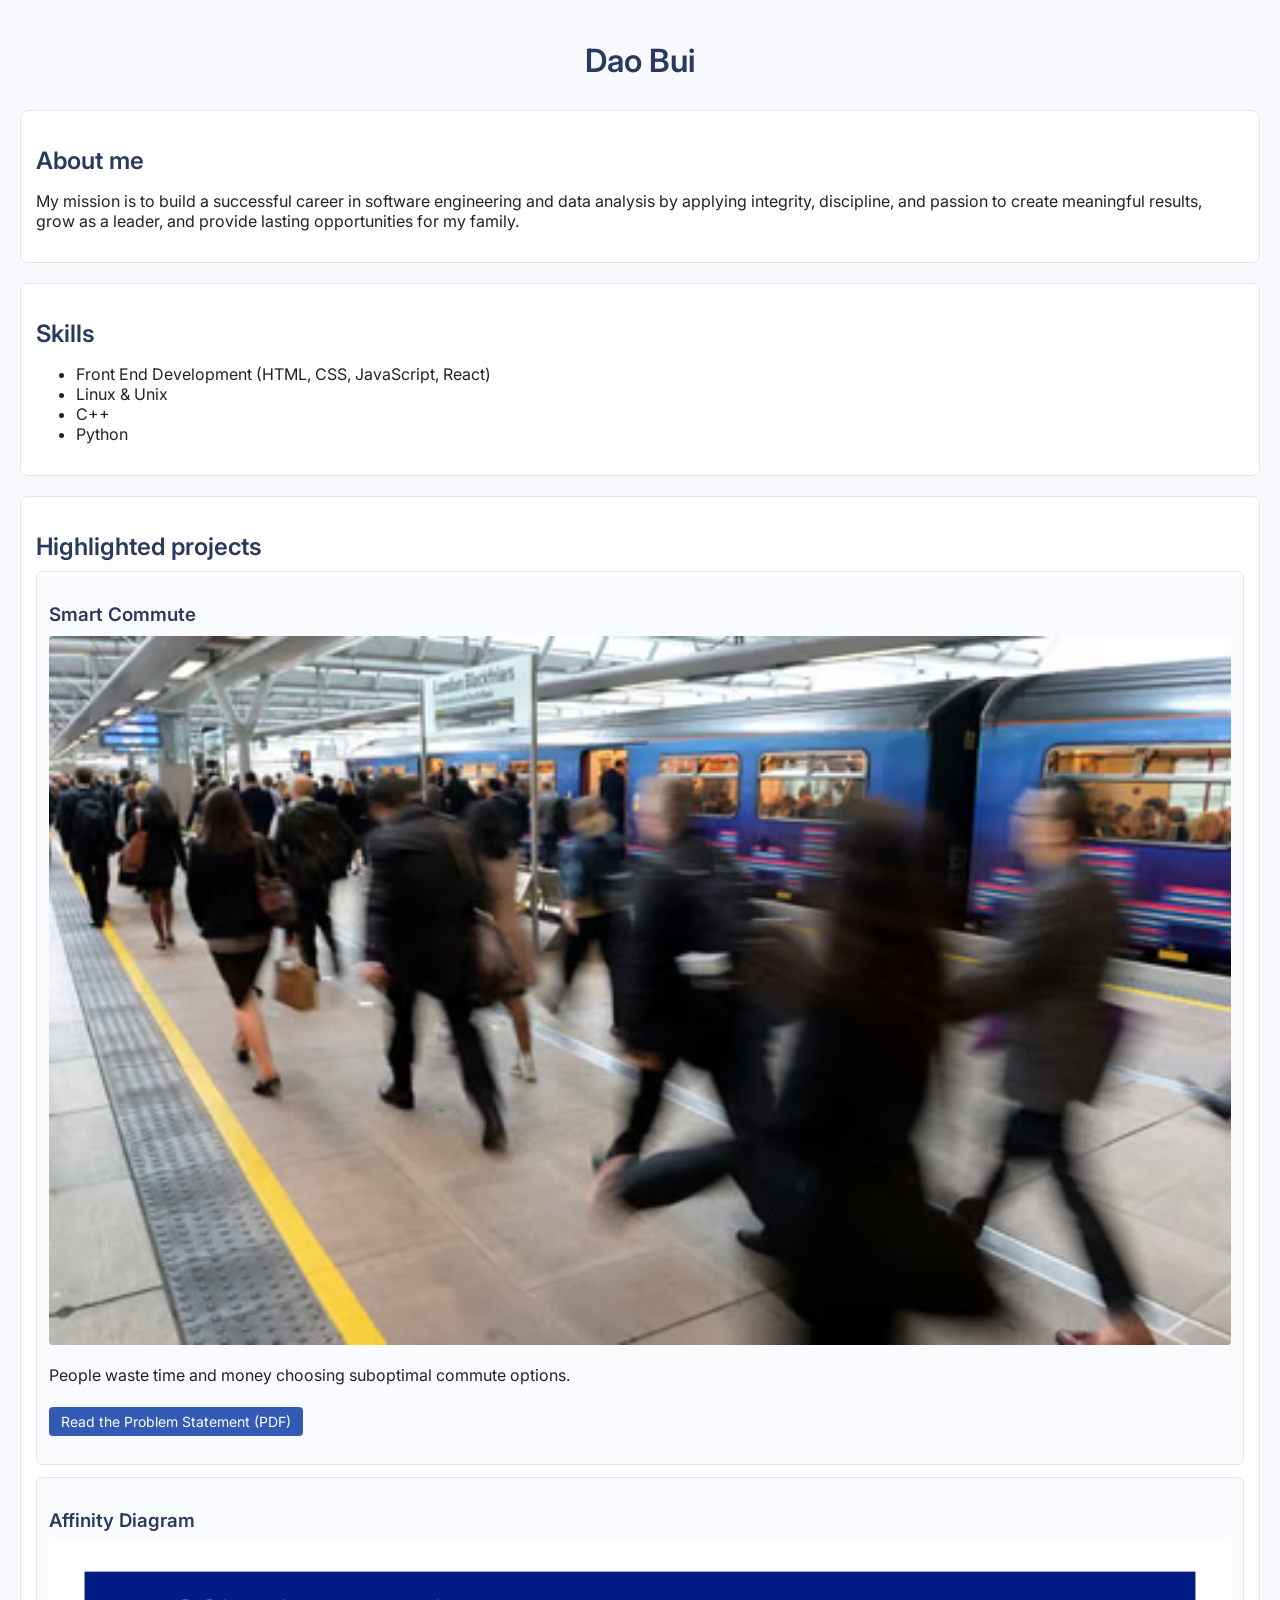
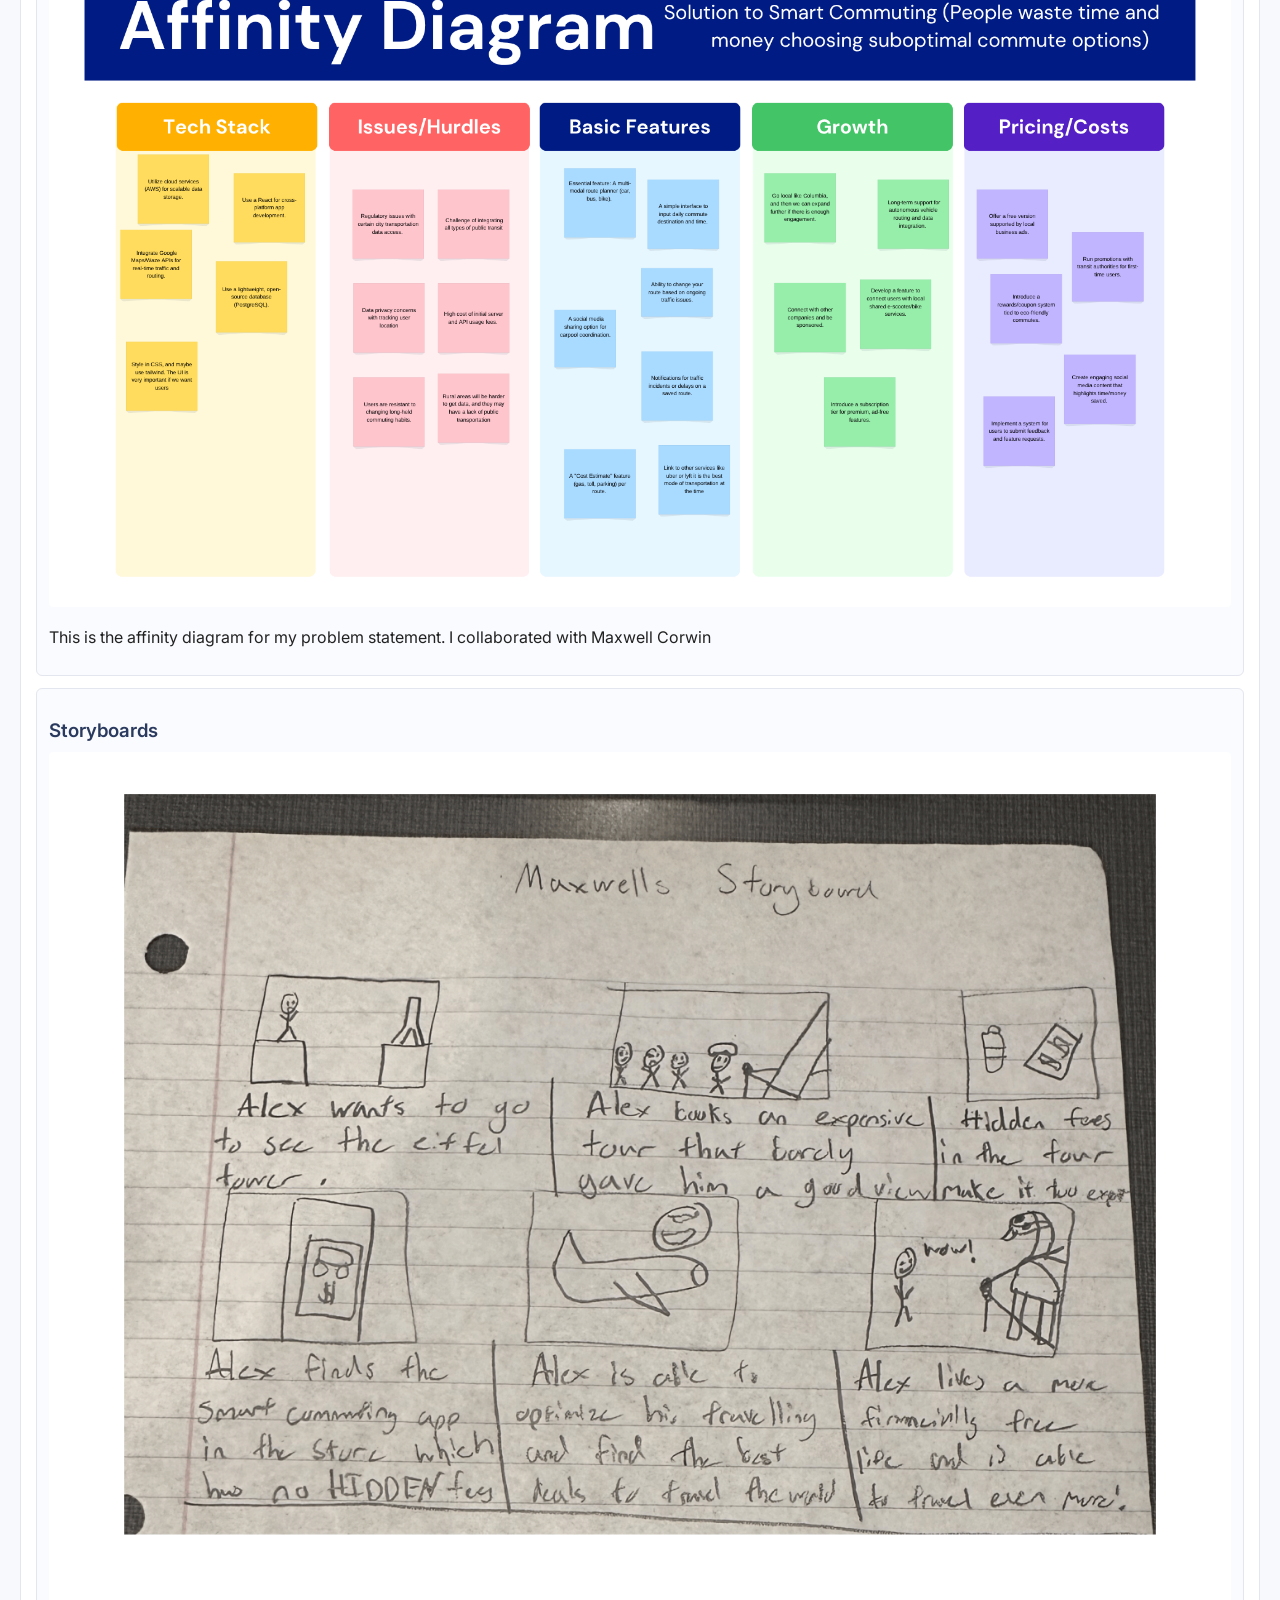
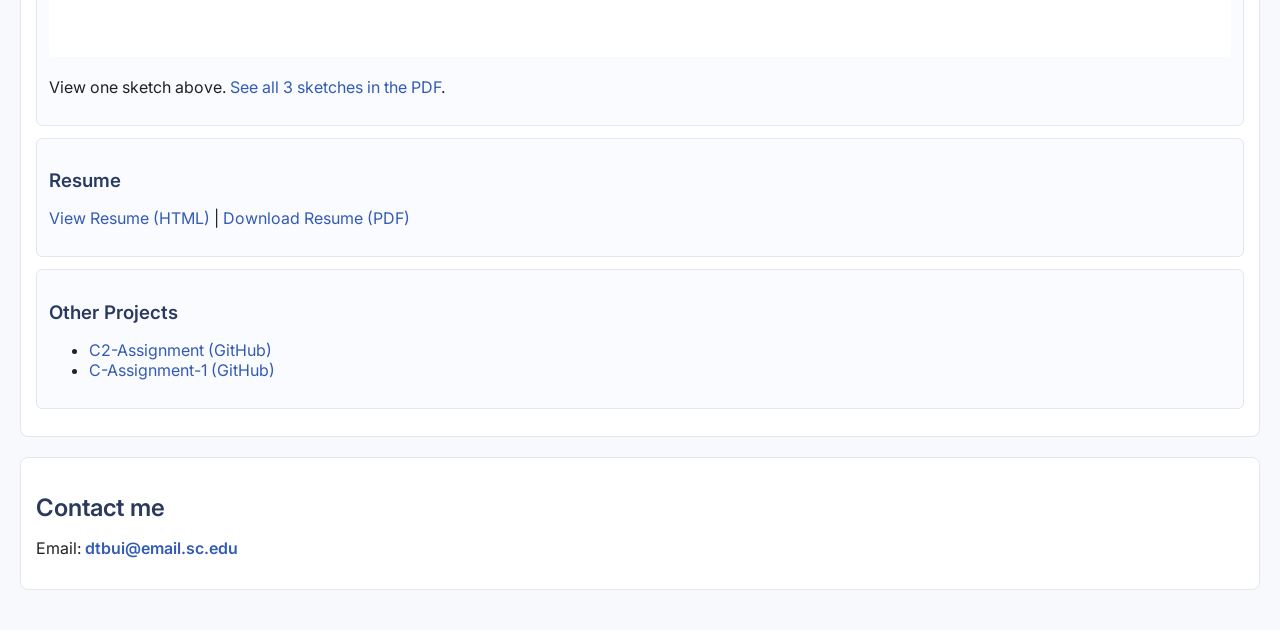
<file: index.html>
<!DOCTYPE html>
<html lang="en">
  <head>
    <meta charset="utf-8" />
    <title>CSCE 190: Dao Bui</title>
    <link rel="stylesheet" href="styles.css" />
    <meta name="viewport" content="width=device-width, initial-scale=1" />
  </head>
  <body>
    <h1>Dao Bui</h1>

    <div class="about">
      <h2>About me</h2>
      <p>
        My mission is to build a successful career in software engineering and
        data analysis by applying integrity, discipline, and passion to create meaningful results,
        grow as a leader, and provide lasting opportunities for my family.
      </p>
    </div>

    <div class="skills">
      <h2>Skills</h2>
      <ul>
        <li>Front End Development (HTML, CSS, JavaScript, React)</li>
        <li>Linux & Unix</li>
        <li>C++</li>
        <li>Python</li>
      </ul>
    </div>

    <div class="projects">
      <h2>Highlighted projects</h2>

      <!-- Problem Statement card -->
      <section class="project">
        <h3>Smart Commute</h3>
        <a href="files/Problem Statement.pdf">
          <img src="images/3216.png" alt="Smart Commute problem statement (PDF) thumbnail" />
        </a>
        <p>People waste time and money choosing suboptimal commute options.</p>
        <p><a class="btn" href="files/Problem Statement.pdf">Read the Problem Statement (PDF)</a></p>
      </section>

      <!-- Affinity Diagram Assignment -->
      <section class="project">
        <h3>Affinity Diagram</h3>
        <a href="files/solution to a.pdf">
          <img src="images/Solution to a.png" alt="Affinity Diagram image" />
        </a>
        <p>
          This is the affinity diagram for my problem statement. I collaborated with Maxwell Corwin
        </p>
      </section>

      <!-- Storyboards Assignment -->
      <section class="project">
        <h3>Storyboards</h3>
        <a href="files/Storyboards.pdf">
          
          <img src="images/Screenshot 2025-10-28 at 3.42.17 PM.png" alt="Storyboard sketch" />
        </a>
        <p>
          View one sketch above. <a href="files/Storyboards.pdf">See all 3 sketches in the PDF</a>.
        </p>
      </section>

      <!-- Resume Section -->
      <section class="project">
        <h3>Resume</h3>
        <p>
          <a href="files/resume.html">View Resume (HTML)</a> | <a href="files/Dao Resume.pdf" download>Download Resume (PDF)</a>
        </p>
      </section>

      <!-- Other Projects -->
      <section class="project">
        <h3>Other Projects</h3>
        <ul>
          <li>
            <a href="https://github.com/daocodes/C2-Assignment" target="_blank">C2-Assignment (GitHub)</a>
          </li>
          <li>
            <a href="https://github.com/daocodes/C-Assignment-1" target="_blank">C-Assignment-1 (GitHub)</a>
          </li>
        </ul>
      </section>
    </div>

    <div class="contact">
      <h2>Contact me</h2>
      <p>Email: <a href="mailto:dtbui@email.sc.edu">dtbui@email.sc.edu</a></p>
    </div>
  </body>
</html>
</file>
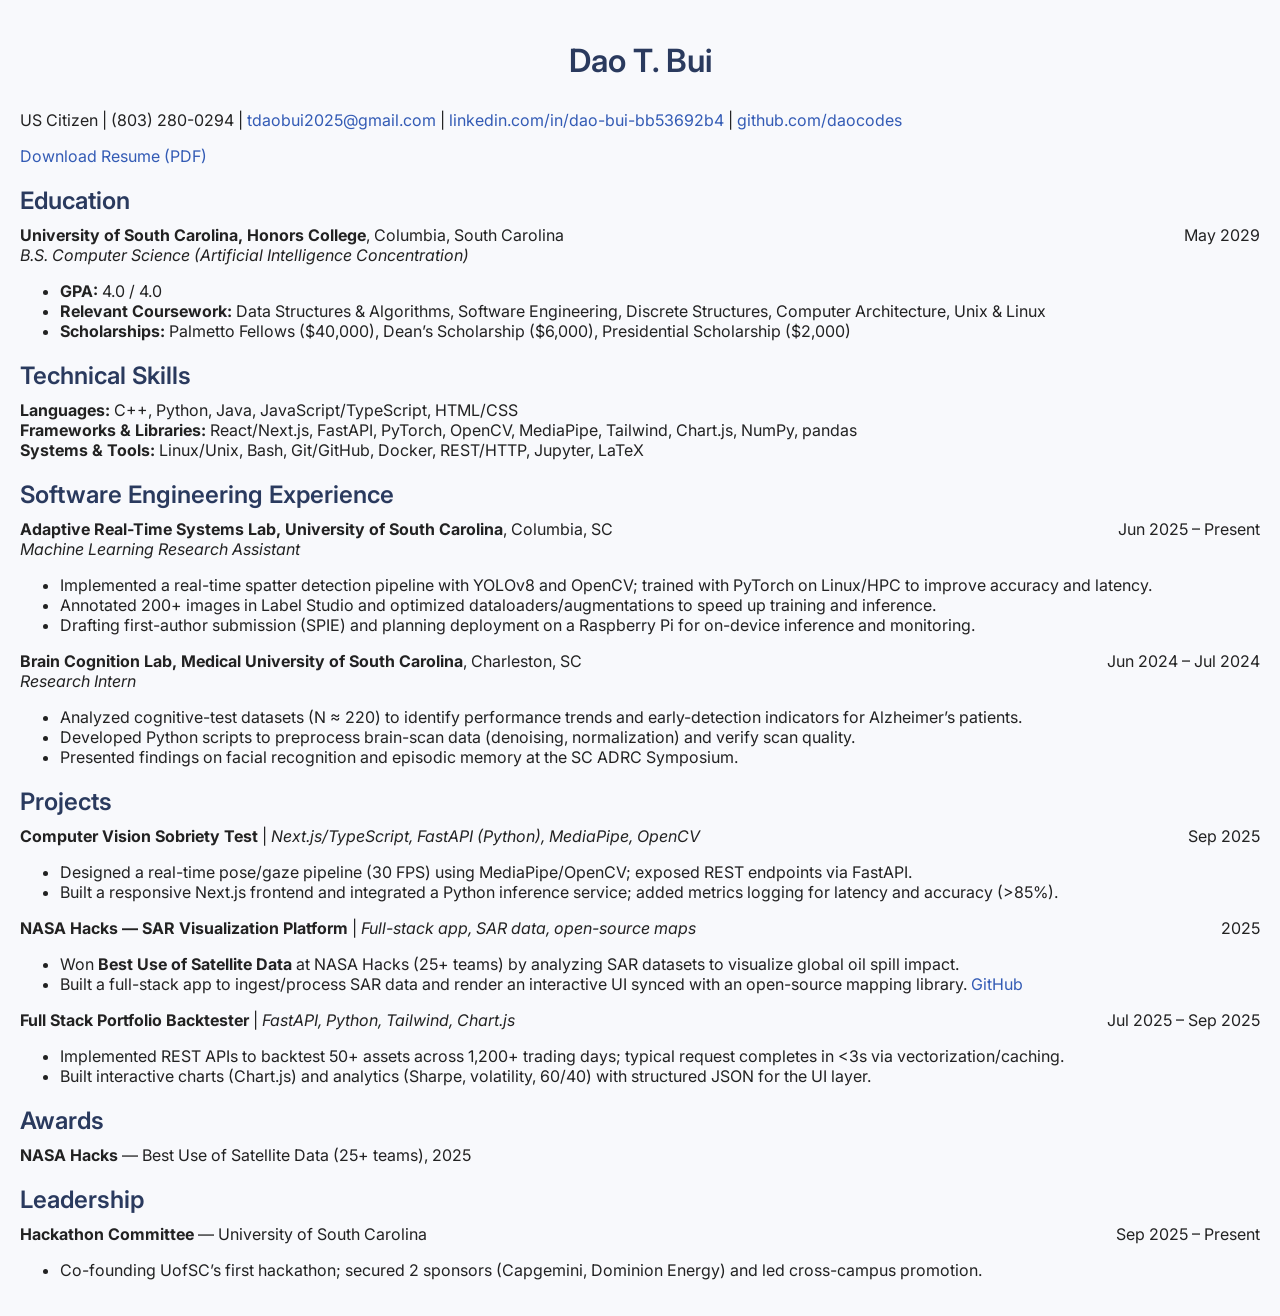
<file: files/resume.html>
<!DOCTYPE html>
<html lang="en">
  <head>
    <meta charset="utf-8" />
    <title>Dao Bui Resume</title>
    <link rel="stylesheet" href="../styles.css" />
    <meta name="viewport" content="width=device-width, initial-scale=1" />
  </head>
  <body>
    <h1>Dao T. Bui</h1>
    <p>
      US Citizen | (803) 280-0294 | <a href="mailto:tdaobui2025@gmail.com">tdaobui2025@gmail.com</a> |
      <a href="https://linkedin.com/in/dao-bui-bb53692b4">linkedin.com/in/dao-bui-bb53692b4</a> |
      <a href="https://github.com/daocodes">github.com/daocodes</a>
    </p>
    <p><a href="Dao Resume.pdf" download>Download Resume (PDF)</a></p>

    <section>
      <h2>Education</h2>
      <strong>University of South Carolina, Honors College</strong>, Columbia, South Carolina <span style="float:right">May 2029</span><br/>
      <em>B.S. Computer Science (Artificial Intelligence Concentration)</em><br/>
      <ul>
        <li><strong>GPA:</strong> 4.0 / 4.0</li>
        <li><strong>Relevant Coursework:</strong> Data Structures & Algorithms, Software Engineering, Discrete Structures, Computer Architecture, Unix & Linux</li>
        <li><strong>Scholarships:</strong> Palmetto Fellows ($40,000), Dean’s Scholarship ($6,000), Presidential Scholarship ($2,000)</li>
      </ul>
    </section>

    <section>
      <h2>Technical Skills</h2>
      <strong>Languages:</strong> C++, Python, Java, JavaScript/TypeScript, HTML/CSS<br/>
      <strong>Frameworks & Libraries:</strong> React/Next.js, FastAPI, PyTorch, OpenCV, MediaPipe, Tailwind, Chart.js, NumPy, pandas<br/>
      <strong>Systems & Tools:</strong> Linux/Unix, Bash, Git/GitHub, Docker, REST/HTTP, Jupyter, LaTeX
    </section>

    <section>
      <h2>Software Engineering Experience</h2>
      <strong>Adaptive Real-Time Systems Lab, University of South Carolina</strong>, Columbia, SC <span style="float:right">Jun 2025 – Present</span><br/>
      <em>Machine Learning Research Assistant</em>
      <ul>
        <li>Implemented a real-time spatter detection pipeline with YOLOv8 and OpenCV; trained with PyTorch on Linux/HPC to improve accuracy and latency.</li>
        <li>Annotated 200+ images in Label Studio and optimized dataloaders/augmentations to speed up training and inference.</li>
        <li>Drafting first-author submission (SPIE) and planning deployment on a Raspberry Pi for on-device inference and monitoring.</li>
      </ul>
      <strong>Brain Cognition Lab, Medical University of South Carolina</strong>, Charleston, SC <span style="float:right">Jun 2024 – Jul 2024</span><br/>
      <em>Research Intern</em>
      <ul>
        <li>Analyzed cognitive-test datasets (N ≈ 220) to identify performance trends and early-detection indicators for Alzheimer’s patients.</li>
        <li>Developed Python scripts to preprocess brain-scan data (denoising, normalization) and verify scan quality.</li>
        <li>Presented findings on facial recognition and episodic memory at the SC ADRC Symposium.</li>
      </ul>
    </section>

    <section>
      <h2>Projects</h2>
      <strong>Computer Vision Sobriety Test</strong> | <em>Next.js/TypeScript, FastAPI (Python), MediaPipe, OpenCV</em> <span style="float:right">Sep 2025</span>
      <ul>
        <li>Designed a real-time pose/gaze pipeline (30 FPS) using MediaPipe/OpenCV; exposed REST endpoints via FastAPI.</li>
        <li>Built a responsive Next.js frontend and integrated a Python inference service; added metrics logging for latency and accuracy (&gt;85%).</li>
      </ul>
      <strong>NASA Hacks — SAR Visualization Platform</strong> | <em>Full-stack app, SAR data, open-source maps</em> <span style="float:right">2025</span>
      <ul>
        <li>Won <strong>Best Use of Satellite Data</strong> at NASA Hacks (25+ teams) by analyzing SAR datasets to visualize global oil spill impact.</li>
        <li>Built a full-stack app to ingest/process SAR data and render an interactive UI synced with an open-source mapping library. <a href="#">GitHub</a></li>
      </ul>
      <strong>Full Stack Portfolio Backtester</strong> | <em>FastAPI, Python, Tailwind, Chart.js</em> <span style="float:right">Jul 2025 – Sep 2025</span>
      <ul>
        <li>Implemented REST APIs to backtest 50+ assets across 1,200+ trading days; typical request completes in &lt;3s via vectorization/caching.</li>
        <li>Built interactive charts (Chart.js) and analytics (Sharpe, volatility, 60/40) with structured JSON for the UI layer.</li>
      </ul>
    </section>

    <section>
      <h2>Awards</h2>
      <strong>NASA Hacks</strong> — Best Use of Satellite Data (25+ teams), 2025
    </section>

    <section>
      <h2>Leadership</h2>
      <strong>Hackathon Committee</strong> — University of South Carolina <span style="float:right">Sep 2025 – Present</span>
      <ul>
        <li>Co-founding UofSC’s first hackathon; secured 2 sponsors (Capgemini, Dominion Energy) and led cross-campus promotion.</li>
      </ul>
    </section>
  </body>
</html>
</file>
<file: styles.css>
/* SIMPLE, CLEAN, MINIMAL AESTHETIC UPGRADE */

@import url('https://fonts.googleapis.com/css2?family=Inter:wght@300;400;600&display=swap');

body {
  font-family: "Inter", sans-serif;
  margin: 0;
  padding: 20px;
  background: #f8f9fc;              /* light, clean background */
  color: #222;
}

/* Page title */
h1 {
  text-align: center;
  color: #2a3a5e;
  margin-bottom: 30px;
  font-weight: 600;
}

/* Section headers */
h2, h3 {
  color: #2a3a5e;
  margin-bottom: 10px;
  font-weight: 600;
}

/* Light card-style boxes but same structure */
.about, .skills, .projects, .contact {
  background: #ffffff;
  border: 1px solid #e3e6ee;
  border-radius: 8px;
  padding: 15px;
  margin-bottom: 20px;
}

/* Project cards but minimal styling */
.project {
  border: 1px solid #e3e6ee;
  border-radius: 6px;
  padding: 12px;
  background: #fafbff;
  margin-bottom: 12px;
}

/* Images keep same look, just slightly rounded */
.project img {
  width: 100%;
  border-radius: 4px;
}

/* Links */
a {
  color: #335bb5;
  text-decoration: none;
}

a:hover {
  text-decoration: underline;
}

/* Button link */
.btn {
  display: inline-block;
  margin-top: 6px;
  padding: 6px 12px;
  background: #335bb5;
  color: white;
  border-radius: 4px;
  font-size: 14px;
}

.btn:hover {
  background: #26468c;
}

/* Contact styling */
.contact a {
  font-weight: 600;
  color: #335bb5;
}
</file>
